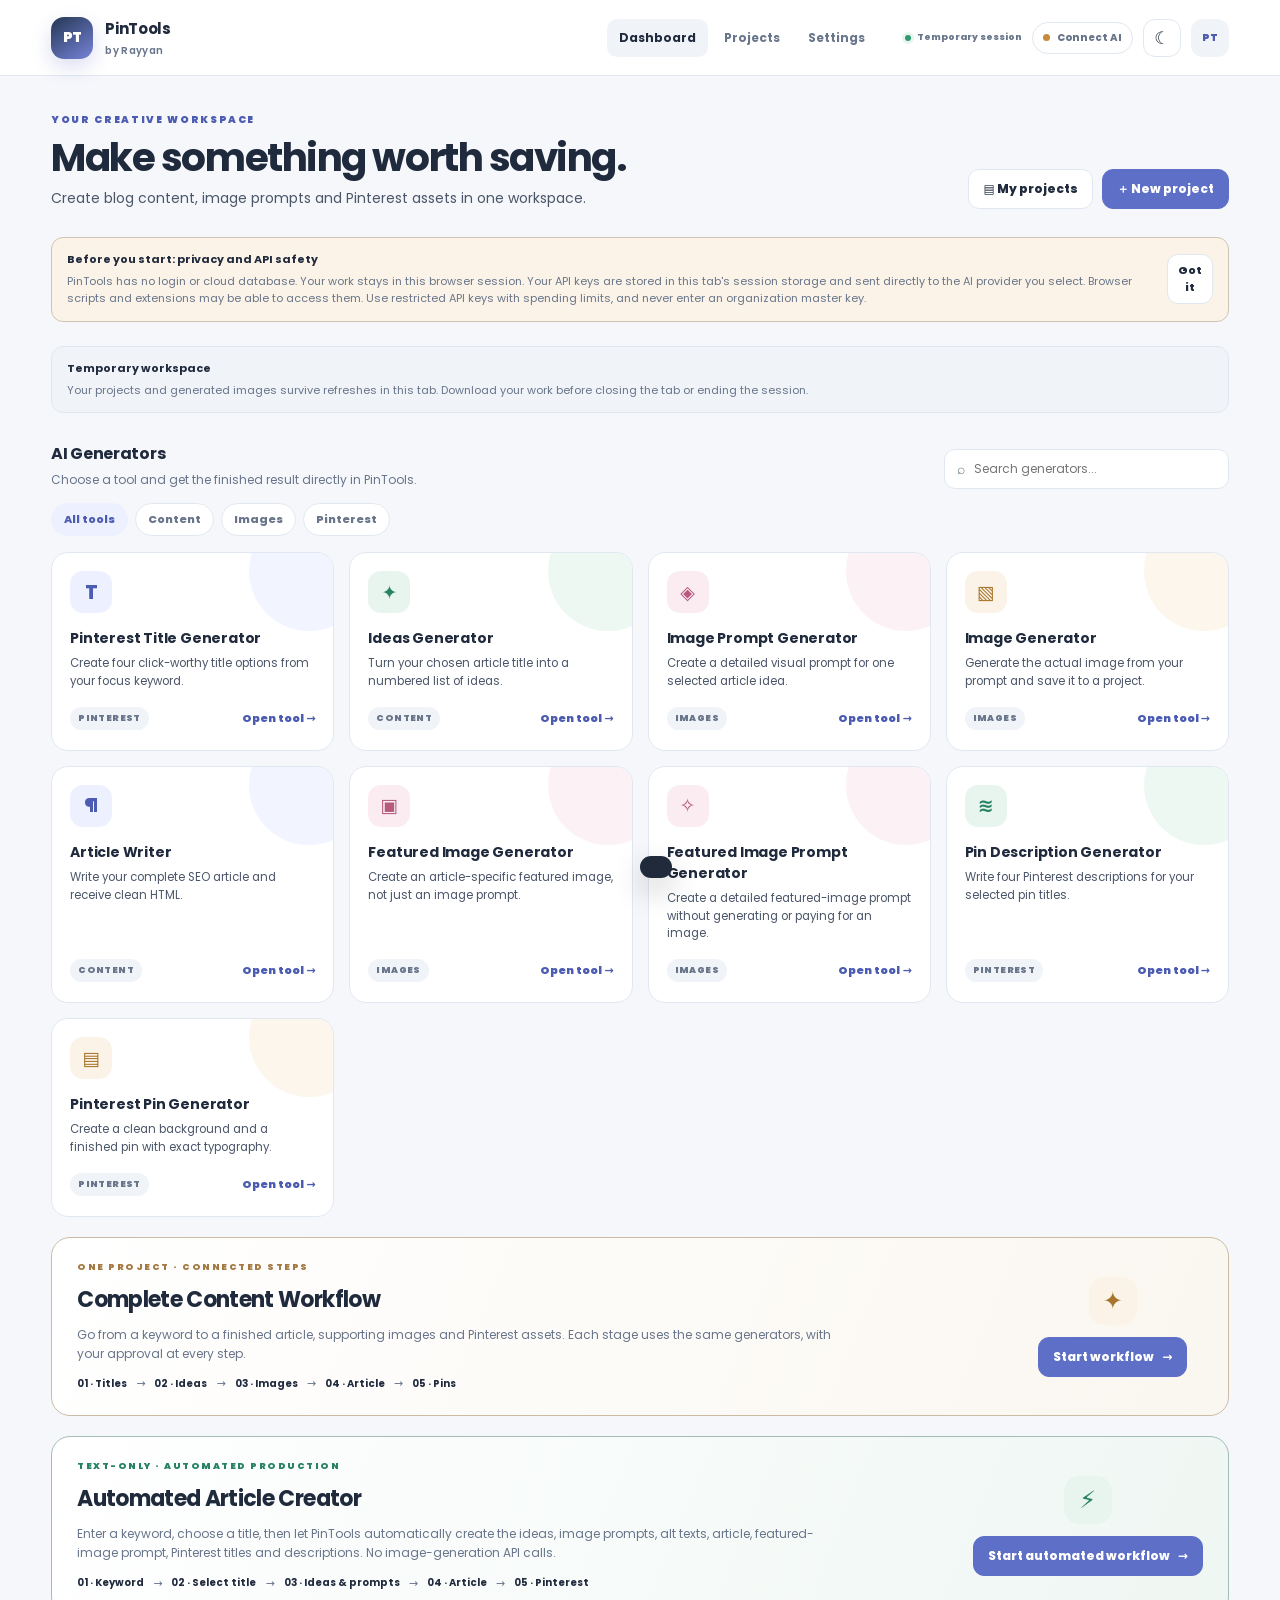
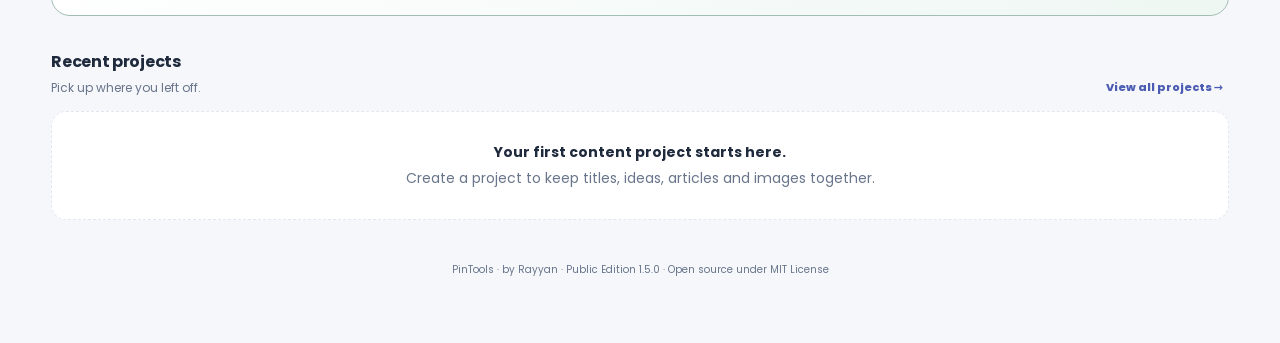
<file: index.html>
<!doctype html>
<html lang="en">
<head>
  <meta name="google-site-verification" content="AQRbWN8tQVzkIuSESg7gI1d-Gr97I1HqxDHs1BDw5EM" />
  <meta charset="utf-8">
  <meta name="viewport" content="width=device-width, initial-scale=1">
  <meta name="theme-color" content="#f7f8fb">
  <title>PinTools by Rayyan · AI Content Studio</title>
  <link rel="preconnect" href="https://fonts.googleapis.com">
  <link rel="preconnect" href="https://fonts.gstatic.com" crossorigin>
  <link href="https://fonts.googleapis.com/css2?family=Poppins:wght@400;500;600;700;800&display=swap" rel="stylesheet">
  <link rel="icon" type="image/svg+xml" href="./favicon.svg">
  <link rel="stylesheet" href="./styles.css">
  <script async src="https://www.googletagmanager.com/gtm.js?id=GTM-K8CMLZDF"></script>
<script>
  window.dataLayer = window.dataLayer || [];
  function gtag(){dataLayer.push(arguments);}
  gtag('js', new Date());
</script>
  <script async src="https://www.googletagmanager.com/gtm.js?id=GTM-K8CMLZDF"></script>
<script>
  window.dataLayer = window.dataLayer || [];
  function gtag(){dataLayer.push(arguments);}
  gtag('js', new Date());
</script>
  <script src="./app.js" defer></script>
</head>
<body>
<div class="app-shell">
  <header class="topbar">
    <a class="brand" href="#dashboard" aria-label="PinTools dashboard">
      <span class="brand-mark">PT</span>
      <span class="brand-copy"><strong>PinTools</strong><small>by Rayyan</small></span>
    </a>
    <nav class="main-nav" aria-label="Main navigation">
      <button class="nav-btn active" data-view="dashboard">Dashboard</button>
      <button class="nav-btn" data-view="projects">Projects</button>
      <button class="nav-btn" data-view="settings">Settings</button>
    </nav>
    <div class="top-actions">
      <span class="session-pill"><i></i> Temporary session</span>
      <span class="connection-pill" id="connectionPill"><i></i><span>Checking AI</span></span>
      <button class="icon-button theme-toggle" id="themeToggle" title="Switch theme" aria-label="Switch theme">☾</button>
      <button class="avatar-button" title="PinTools by Rayyan">PT</button>
    </div>
  </header>

  <main class="main-content">
    <section class="view active" id="dashboardView">
      <div class="welcome-row">
        <div>
          <div class="eyebrow">YOUR CREATIVE WORKSPACE</div>
          <h1>Make something worth saving.</h1>
          <p>Create blog content, image prompts and Pinterest assets in one workspace.</p>
        </div>
        <div class="welcome-actions">
          <button class="button button-secondary" id="projectsShortcut">▤ My projects</button>
          <button class="button button-primary" id="newProjectButton">＋ New project</button>
        </div>
      </div>

      <div class="callout callout-warm privacy-banner" id="privacyNotice">
        <div class="privacy-banner-copy"><strong>Before you start: privacy and API safety</strong><span>PinTools has no login or cloud database. Your work stays in this browser session. Your API keys are stored in this tab's session storage and sent directly to the AI provider you select. Browser scripts and extensions may be able to access them. Use restricted API keys with spending limits, and never enter an organization master key.</span></div>
        <button class="button button-secondary button-small" id="dismissPrivacyNotice" type="button">Got it</button>
      </div>

      <div class="callout session-reminder"><strong>Temporary workspace</strong><span>Your projects and generated images survive refreshes in this tab. Download your work before closing the tab or ending the session.</span></div>
      <div class="section-toolbar">
        <div><h2>AI Generators</h2><p>Choose a tool and get the finished result directly in PinTools.</p></div>
        <label class="search-box"><span>⌕</span><input id="toolSearch" type="search" placeholder="Search generators..."></label>
      </div>
      <div class="filter-row" id="filterRow">
        <button class="filter-chip active" data-filter="All">All tools</button>
        <button class="filter-chip" data-filter="Content">Content</button>
        <button class="filter-chip" data-filter="Images">Images</button>
        <button class="filter-chip" data-filter="Pinterest">Pinterest</button>
      </div>
      <div class="tool-grid" id="toolGrid"></div>

      <button class="workflow-card" id="startWorkflowButton">
        <span class="workflow-copy">
          <span class="workflow-label">ONE PROJECT · CONNECTED STEPS</span>
          <strong>Complete Content Workflow</strong>
          <span>Go from a keyword to a finished article, supporting images and Pinterest assets. Each stage uses the same generators, with your approval at every step.</span>
          <span class="workflow-mini-steps"><b>01 · Titles</b><i>→</i><b>02 · Ideas</b><i>→</i><b>03 · Images</b><i>→</i><b>04 · Article</b><i>→</i><b>05 · Pins</b></span>
        </span>
        <span class="workflow-action"><span class="workflow-symbol">✦</span><span class="button button-primary">Start workflow <b>→</b></span></span>
      </button>

      <button class="workflow-card automated-workflow-card" id="startAutomatedWorkflowButton">
        <span class="workflow-copy">
          <span class="workflow-label">TEXT-ONLY · AUTOMATED PRODUCTION</span>
          <strong>Automated Article Creator</strong>
          <span>Enter a keyword, choose a title, then let PinTools automatically create the ideas, image prompts, alt texts, article, featured-image prompt, Pinterest titles and descriptions. No image-generation API calls.</span>
          <span class="workflow-mini-steps"><b>01 · Keyword</b><i>→</i><b>02 · Select title</b><i>→</i><b>03 · Ideas & prompts</b><i>→</i><b>04 · Article</b><i>→</i><b>05 · Pinterest</b></span>
        </span>
        <span class="workflow-action"><span class="workflow-symbol">⚡</span><span class="button button-primary">Start automated workflow <b>→</b></span></span>
      </button>

      <section class="recent-section">
        <div class="section-toolbar recent-toolbar"><div><h2>Recent projects</h2><p>Pick up where you left off.</p></div><button class="text-button" id="viewAllProjects">View all projects →</button></div>
        <div class="recent-grid" id="recentProjects"></div>
      </section>
      <footer class="footer-note">PinTools · by Rayyan · Public Edition 1.5.0 · Open source under MIT License</footer>
    </section>

    <section class="view" id="projectsView">
      <div class="page-heading"><div><div class="eyebrow">YOUR WORK</div><h1>My Projects</h1><p>Your projects and generated assets are temporary and belong to this browser tab session.</p></div><button class="button button-primary" id="newProjectButton2">＋ New project</button></div>
      <div class="project-grid" id="projectGrid"></div>
    </section>

    <section class="view" id="settingsView">
      <div class="page-heading"><div><div class="eyebrow">PREFERENCES & CONNECTIONS</div><h1>Settings</h1><p>Connect your own AI providers and manage this temporary browser session.</p></div></div>
      <div class="settings-layout provider-settings-layout">
        <section class="settings-panel provider-panel">
          <div class="panel-heading"><div class="panel-icon">✍</div><div><h2>Text AI Connection</h2><p>Connect OpenAI, Claude or Gemini for text generation.</p></div><span class="status-tag" id="textConnectionStatus">Not connected</span></div>
          <div class="callout callout-warm"><strong>API key safety warning</strong><span>PinTools has no server proxy. Your key is held in this tab and sent directly to the provider. It can be exposed to scripts or browser extensions. Use a restricted key with a spending limit and revoke it after testing.</span></div>
          <div class="field-grid settings-fields">
            <label class="field field-full"><span>Text provider</span><select id="textProvider"><option value="openai">OpenAI</option><option value="anthropic">Claude (Anthropic)</option><option value="gemini">Gemini (Google)</option></select></label>
            <label class="field field-full"><span>Text API base URL</span><input id="textBaseUrl" type="url" placeholder="Provider API base URL"><small>Usually keep the provider's default URL.</small></label>
            <label class="field field-full"><span>Text API key</span><div class="secret-input"><input id="textApiKey" type="password" autocomplete="new-password" placeholder="Paste your text API key"><button type="button" data-toggle-secret="textApiKey">Show</button></div><small id="textApiKeyHint">Held in this tab session only. Browser scripts and extensions may access it.</small></label>
            <label class="field field-full"><span>Text model</span><input id="textModelInput" placeholder="Enter a model available to your account"></label>
          </div>
          <div class="panel-actions"><button class="button button-primary" id="saveTextSettings">Save text connection</button><button class="button button-secondary" id="testTextConnection">Test text connection</button><button class="button button-danger-ghost" id="removeTextKey">Remove key</button></div>
          <div class="inline-feedback" id="textApiFeedback" aria-live="polite"></div>
        </section>

        <section class="settings-panel provider-panel">
          <div class="panel-heading"><div class="panel-icon">▧</div><div><h2>Image AI Connection</h2><p>Choose a separate provider for article images and Pinterest graphics.</p></div><span class="status-tag" id="imageConnectionStatus">Not connected</span></div>
          <div class="callout callout-warm"><strong>Image cost and key warning</strong><span>Image generation can create charges on your provider account. Review pricing first. Your image API key is stored only in this tab session, but is not protected from scripts or browser extensions.</span></div>
          <div class="field-grid settings-fields">
            <label class="field field-full"><span>Image provider</span><select id="imageProvider"><option value="openai">OpenAI Images</option><option value="gemini">Gemini Image</option></select></label>
            <label class="field field-full"><span>Image API base URL</span><input id="imageBaseUrl" type="url" placeholder="Provider API base URL"><small>Usually keep the provider's default URL.</small></label>
            <label class="field field-full"><span>Image API key</span><div class="secret-input"><input id="imageApiKey" type="password" autocomplete="new-password" placeholder="Paste your image API key"><button type="button" data-toggle-secret="imageApiKey">Show</button></div><small id="imageApiKeyHint">Held in this tab session only. Browser scripts and extensions may access it.</small></label>
            <label class="field field-full"><span>Image model</span><input id="imageModelInput" placeholder="Enter an image model available to your account"></label>
          </div>
          <div class="panel-actions"><button class="button button-primary" id="saveImageSettings">Save image connection</button><button class="button button-secondary" id="testImageConnection">Test image connection</button><button class="button button-danger-ghost" id="removeImageKey">Remove key</button></div>
          <div class="inline-feedback" id="imageApiFeedback" aria-live="polite"></div>
          <div class="security-note">Image tests create a real image and may incur provider charges.</div>
        </section>

        <section class="settings-panel">
          <div class="panel-heading"><div class="panel-icon">◐</div><div><h2>Appearance</h2><p>Choose your workspace theme.</p></div></div>
          <div class="theme-choice-row"><button class="theme-choice" id="lightThemeChoice"><span>☀</span><b>Light</b></button><button class="theme-choice" id="darkThemeChoice"><span>☾</span><b>Dark</b></button></div>
        </section>
        <section class="settings-panel">
          <div class="panel-heading"><div class="panel-icon">▤</div><div><h2>Session backup</h2><p>Export your projects and generated assets before ending this temporary session. API keys are never included.</p></div></div>
          <div class="stack-actions"><button class="button button-secondary" id="exportBackupButton">↓ Export session backup</button><label class="button button-secondary" for="importBackupInput">↑ Import session backup</label><input class="visually-hidden" type="file" id="importBackupInput" accept="application/json,.json"></div>
        </section>
        <section class="settings-panel settings-panel-wide">
          <div class="panel-heading"><div class="panel-icon">⌂</div><div><h2>Temporary browser session</h2><p>Projects and images survive refreshes in this tab. A new tab session starts with an empty workspace.</p></div></div>
          <div class="panel-actions"><button class="button button-danger-ghost" id="endSessionButton">End Session &amp; Clear Everything</button><span class="muted-note">Download your work first. This clears temporary projects, images and API keys for this tab.</span></div>
        </section>
        <section class="settings-panel settings-panel-wide">
          <div class="panel-heading"><div class="panel-icon">ⓘ</div><div><h2>Help &amp; Safety</h2><p>Important information before using a public browser-based AI tool.</p></div></div>
          <div class="safety-list">
            <div><strong>Protect your API keys</strong><span>Use restricted keys with spending limits. Do not use master keys or keys with organization-wide permissions. Keys are stored in this tab session and can be read by scripts or browser extensions running in the page context.</span></div>
            <div><strong>Understand AI charges</strong><span>PinTools is free, but OpenAI, Anthropic and Google may charge for API requests. Image generation can be more expensive. Review provider pricing and usage limits.</span></div>
            <div><strong>Know where your content goes</strong><span>Prompts and generated content are sent directly to the AI provider you select. They are not sent to a PinTools server. Provider terms and data policies apply.</span></div>
            <div><strong>Download before leaving</strong><span>Your workspace is temporary. Export projects, articles and images before ending the tab session. Refreshing is supported; closing the tab ends the session.</span></div>
            <div><strong>Open-source transparency</strong><span>PinTools is open source. Prompt templates are included in the public repository and are hidden from the interface, not secret.</span></div>
          </div>
        </section>
        <div class="security-note settings-panel-wide">Privacy: PinTools is a static open-source website. It does not have user accounts, a central database or a PinTools backend. Prompts and API requests go directly from your browser to your chosen AI provider. Provider terms, privacy practices and charges apply.</div>
      </div>
    </section>
  </main>
</div>

<div class="modal-backdrop" id="toolModal" aria-hidden="true"><section class="modal modal-large" role="dialog" aria-modal="true" aria-labelledby="toolModalTitle"><header class="modal-header"><div><div class="eyebrow" id="toolModalCategory">AI GENERATOR</div><h2 id="toolModalTitle">Generator</h2><p id="toolModalSubtitle">Enter your details and generate the finished result.</p></div><button class="icon-button" id="closeToolModal" aria-label="Close">✕</button></header><div class="modal-body" id="toolModalBody"></div></section></div>
<div class="modal-backdrop" id="workflowModal" aria-hidden="true"><section class="modal modal-large" role="dialog" aria-modal="true" aria-labelledby="workflowTitle"><header class="modal-header"><div><div class="eyebrow">GUIDED CONTENT PROJECT</div><h2 id="workflowTitle">Complete Content Workflow</h2><p id="workflowSubtitle">Your project, one approved stage at a time.</p></div><button class="icon-button" id="closeWorkflowModal" aria-label="Close">✕</button></header><div class="modal-body" id="workflowBody"></div></section></div>
<div class="toast" id="toast" role="status" aria-live="polite"></div>
</body>
</html>
</file>
<file: styles.css>
:root{color-scheme:light;--bg:#f6f7fa;--surface:#fff;--surface-2:#f1f3f7;--surface-3:#e9edf3;--text:#20283a;--muted:#707b8d;--line:#e3e7ee;--accent:#5e6fc7;--accent-2:#4b5cb2;--accent-soft:#edf0ff;--green:#278266;--green-soft:#e8f5ef;--amber:#a8752c;--amber-soft:#fbf3e7;--rose:#b65a7e;--rose-soft:#fbecf2;--shadow:0 18px 48px rgba(25,38,65,.09);--radius:18px}
[data-theme="dark"]{color-scheme:dark;--bg:#111722;--surface:#182130;--surface-2:#202b3b;--surface-3:#29364a;--text:#edf1f7;--muted:#a3afc1;--line:#2d394b;--accent:#9aa8ff;--accent-2:#bac3ff;--accent-soft:#293452;--green:#80d5b5;--green-soft:#1d3c35;--amber:#efbf7f;--amber-soft:#3c3021;--rose:#f0a6c4;--rose-soft:#3a2633;--shadow:0 18px 48px rgba(0,0,0,.28)}
*{box-sizing:border-box}html,body{margin:0;min-height:100%;font-family:"Poppins",ui-sans-serif,system-ui,-apple-system,BlinkMacSystemFont,"Segoe UI",sans-serif;background:var(--bg);color:var(--text)}body{font-size:14px}button,input,textarea,select{font:inherit}button{cursor:pointer}button:disabled{opacity:.55;cursor:not-allowed;transform:none!important;box-shadow:none!important}a{color:inherit;text-decoration:none}.app-shell{min-height:100vh}.topbar{height:76px;display:flex;align-items:center;gap:28px;padding:0 clamp(18px,4vw,56px);background:var(--surface);border-bottom:1px solid var(--line);position:sticky;top:0;z-index:20}.brand{display:flex;align-items:center;gap:12px;min-width:210px}.brand-mark{height:42px;width:42px;border-radius:13px;display:grid;place-items:center;color:#fff;font-size:14px;font-weight:850;letter-spacing:-.6px;background:linear-gradient(145deg,#243653,#7784d9);box-shadow:0 8px 20px rgba(75,91,178,.2)}.brand-copy{display:flex;flex-direction:column;gap:3px}.brand-copy strong{font-size:15px;letter-spacing:-.3px}.brand-copy small{font-size:9px;letter-spacing:1.55px;font-weight:800;color:var(--muted)}.main-nav{display:flex;align-items:center;gap:4px;margin-left:auto}.nav-btn{border:0;background:transparent;color:var(--muted);font-size:12px;font-weight:700;padding:10px 12px;border-radius:10px}.nav-btn:hover,.nav-btn.active{background:var(--surface-2);color:var(--text)}.top-actions{display:flex;align-items:center;gap:10px}.connection-pill{display:flex;align-items:center;gap:7px;border:1px solid var(--line);border-radius:99px;padding:7px 10px;font-size:10px;font-weight:750;color:var(--muted);white-space:nowrap}.connection-pill i{width:7px;height:7px;border-radius:50%;background:#c58a3a}.connection-pill.connected i{background:#2d9a72;box-shadow:0 0 0 3px var(--green-soft)}.icon-button,.avatar-button{border:1px solid var(--line);background:var(--surface);color:var(--text);height:38px;min-width:38px;border-radius:12px;display:inline-grid;place-items:center}.theme-toggle{font-size:17px}.avatar-button{border:0;background:var(--surface-2);font-size:10px;font-weight:850;color:var(--accent-2)}.main-content{max-width:1450px;margin:0 auto;padding:36px clamp(18px,4vw,56px) 65px}.view{display:none}.view.active{display:block}.welcome-row,.page-heading{display:flex;justify-content:space-between;align-items:flex-end;gap:20px;margin-bottom:28px}.eyebrow{font-size:10px;font-weight:850;letter-spacing:1.65px;text-transform:uppercase;color:var(--accent-2)}h1{font-size:clamp(29px,4vw,39px);letter-spacing:-1.45px;line-height:1.1;margin:9px 0 8px}.welcome-row p,.page-heading p{color:var(--muted);font-size:14px;margin:0}.welcome-actions{display:flex;gap:9px;flex-wrap:wrap}.button{display:inline-flex;align-items:center;justify-content:center;gap:8px;border:1px solid var(--line);border-radius:11px;padding:10px 14px;background:var(--surface);color:var(--text);font-size:12px;font-weight:750;transition:transform .16s,box-shadow .16s,background .16s}.button:hover{transform:translateY(-1px);box-shadow:0 8px 20px rgba(28,43,73,.08)}.button-primary{background:var(--accent);border-color:var(--accent);color:#fff}.button-primary:hover{background:var(--accent-2)}.button-secondary{background:var(--surface);color:var(--text)}.button-danger-ghost{color:#c45463;background:transparent;border-color:color-mix(in srgb,#c45463 32%,var(--line))}.button-small{padding:7px 10px;font-size:11px}.section-toolbar{display:flex;align-items:flex-end;justify-content:space-between;gap:15px;margin:28px 0 14px}.section-toolbar h2{font-size:16px;margin:0 0 5px;letter-spacing:-.3px}.section-toolbar p{font-size:12px;color:var(--muted);margin:0}.search-box{display:flex;align-items:center;gap:9px;width:min(285px,100%);border:1px solid var(--line);background:var(--surface);border-radius:11px;padding:0 12px;color:var(--muted)}.search-box input{border:0;outline:0;background:transparent;color:var(--text);padding:10px 0;width:100%;font-size:12px}.filter-row{display:flex;gap:7px;flex-wrap:wrap;margin-bottom:16px}.filter-chip{border:1px solid var(--line);background:var(--surface);color:var(--muted);padding:7px 12px;border-radius:99px;font-size:11px;font-weight:750}.filter-chip.active{background:var(--accent-soft);color:var(--accent-2);border-color:transparent}.tool-grid{display:grid;grid-template-columns:repeat(4,minmax(0,1fr));gap:15px}.tool-card{position:relative;overflow:hidden;display:flex;flex-direction:column;min-height:192px;padding:18px;border:1px solid var(--line);border-radius:17px;background:var(--surface);transition:transform .18s,border-color .18s,box-shadow .18s}.tool-card:before{content:"";position:absolute;width:120px;height:120px;right:-36px;top:-42px;border-radius:50%;background:var(--tint);opacity:.72}.tool-card:hover{transform:translateY(-3px);border-color:color-mix(in srgb,var(--accent) 42%,var(--line));box-shadow:var(--shadow)}.tool-icon{position:relative;width:42px;height:42px;border-radius:13px;display:grid;place-items:center;background:var(--tint);color:var(--icon);font-size:19px;font-weight:800}.tool-card h3{position:relative;font-size:14px;margin:15px 0 6px;letter-spacing:-.2px}.tool-card p{position:relative;font-size:11.5px;line-height:1.55;color:var(--muted);margin:0 0 14px;max-width:290px}.tool-card-footer{position:relative;display:flex;justify-content:space-between;align-items:center;gap:8px;margin-top:auto}.tag{display:inline-flex;align-items:center;border-radius:99px;background:var(--surface-2);color:var(--muted);padding:5px 8px;font-size:9px;font-weight:850;letter-spacing:.4px;text-transform:uppercase}.open-tool{border:0;background:transparent;color:var(--accent-2);font-size:11px;font-weight:850;padding:5px 0}.workflow-card{width:100%;display:flex;align-items:center;justify-content:space-between;gap:24px;margin-top:20px;padding:23px 25px;border:1px solid color-mix(in srgb,#b68b50 48%,var(--line));border-radius:19px;text-align:left;background:linear-gradient(112deg,var(--surface),color-mix(in srgb,#d9bd8a 13%,var(--surface)));color:var(--text)}.workflow-copy{display:flex;flex-direction:column;gap:9px;max-width:760px}.workflow-label{color:#a47a43;font-size:9px;font-weight:900;letter-spacing:1.5px}.workflow-copy>strong{font-size:22px;letter-spacing:-.65px}.workflow-copy>span:nth-child(3){color:var(--muted);font-size:12px;line-height:1.6}.workflow-mini-steps{display:flex;align-items:center;gap:9px;flex-wrap:wrap;margin-top:3px}.workflow-mini-steps b{font-size:10px;color:var(--text)}.workflow-mini-steps i{font-style:normal;color:var(--muted);font-size:11px}.workflow-action{display:flex;flex-direction:column;align-items:center;gap:12px;min-width:180px}.workflow-symbol{height:48px;width:48px;display:grid;place-items:center;border-radius:15px;background:var(--amber-soft);color:var(--amber);font-size:24px}.recent-section{margin-top:33px}.recent-toolbar{margin:0 0 14px}.text-button{border:0;background:transparent;color:var(--accent-2);font-size:11px;font-weight:800}.recent-grid,.project-grid{display:grid;grid-template-columns:repeat(3,minmax(0,1fr));gap:12px}.project-card{display:flex;align-items:center;gap:12px;padding:14px;border:1px solid var(--line);border-radius:14px;background:var(--surface);min-width:0}.project-card-icon{width:38px;height:38px;border-radius:11px;background:var(--surface-2);display:grid;place-items:center;color:var(--accent-2);flex-shrink:0}.project-card-copy{min-width:0;flex:1}.project-card-copy strong{display:block;font-size:11.5px;white-space:nowrap;overflow:hidden;text-overflow:ellipsis}.project-card-copy small{display:block;color:var(--muted);font-size:10px;margin-top:4px}.empty-state{grid-column:1/-1;padding:30px 20px;border:1px dashed var(--line);border-radius:15px;background:var(--surface);color:var(--muted);text-align:center}.empty-state strong{display:block;color:var(--text);margin-bottom:5px}.footer-note{margin-top:42px;text-align:center;color:var(--muted);font-size:10px}.page-heading{align-items:center;margin-bottom:22px}.page-heading h1{font-size:29px}.project-grid .project-card{align-items:flex-start;flex-wrap:wrap}.project-grid .project-card-copy{min-width:calc(100% - 52px)}.project-card-actions{display:flex;gap:6px;flex-wrap:wrap;width:100%;padding-left:50px}.callout{display:flex;flex-direction:column;gap:5px;padding:13px 15px;border:1px solid var(--line);border-radius:12px;background:var(--surface-2);margin-bottom:16px}.callout strong{font-size:11px}.callout span{font-size:11px;color:var(--muted);line-height:1.55}.callout-warm{background:var(--amber-soft);border-color:color-mix(in srgb,var(--amber) 28%,var(--line))}.prompt-library{display:grid;grid-template-columns:1fr 1fr;gap:12px}.prompt-item{border:1px solid var(--line);border-radius:14px;background:var(--surface);overflow:hidden}.prompt-item summary{display:flex;align-items:center;justify-content:space-between;gap:10px;padding:14px 15px;cursor:pointer;font-size:12px;font-weight:800;list-style:none}.prompt-item summary::-webkit-details-marker{display:none}.prompt-item textarea{width:100%;min-height:240px;border:0;border-top:1px solid var(--line);border-bottom:1px solid var(--line);border-radius:0;background:var(--surface-2);color:var(--text);padding:14px;font:11px/1.6 "Poppins",ui-sans-serif,sans-serif;resize:vertical;outline:0}.prompt-item-actions{display:flex;gap:7px;padding:10px 12px}.settings-layout{display:grid;grid-template-columns:1fr 1fr;gap:14px}.settings-panel{padding:18px;border:1px solid var(--line);border-radius:16px;background:var(--surface);min-width:0}.settings-panel-wide{grid-column:1/-1}.panel-heading{display:flex;align-items:center;gap:11px;margin-bottom:16px}.panel-icon{width:38px;height:38px;border-radius:12px;background:var(--accent-soft);color:var(--accent-2);display:grid;place-items:center;font-size:18px;flex-shrink:0}.panel-heading>div:nth-child(2){flex:1;min-width:0}.panel-heading h2{font-size:14px;margin:0 0 4px}.panel-heading p{font-size:11px;color:var(--muted);margin:0}.status-tag{font-size:10px;font-weight:800;border-radius:99px;background:var(--amber-soft);color:var(--amber);padding:6px 9px;white-space:nowrap}.status-tag.connected{background:var(--green-soft);color:var(--green)}.field-grid{display:grid;grid-template-columns:1fr 1fr;gap:12px}.field{display:flex;flex-direction:column;gap:6px;margin-bottom:13px;min-width:0}.field>span{font-size:11px;font-weight:800}.field input,.field textarea,.field select{width:100%;border:1px solid var(--line);border-radius:10px;background:var(--surface);color:var(--text);padding:10px 11px;outline:0;font-size:12px}.field textarea{min-height:105px;line-height:1.5;resize:vertical}.field input:focus,.field textarea:focus,.field select:focus{border-color:var(--accent);box-shadow:0 0 0 3px color-mix(in srgb,var(--accent) 13%,transparent)}.field small{font-size:10px;color:var(--muted);line-height:1.45}.field-full{grid-column:1/-1}.secret-input{display:flex;gap:7px}.secret-input input{flex:1;min-width:0}.secret-input button{border:1px solid var(--line);border-radius:9px;background:var(--surface-2);color:var(--text);padding:0 12px;font-size:10px;font-weight:800}.panel-actions{display:flex;align-items:center;gap:8px;flex-wrap:wrap;margin-top:6px}.inline-feedback{font-size:11px;min-height:18px;margin-top:10px;color:var(--muted)}.inline-feedback.success{color:var(--green)}.inline-feedback.error{color:#c65b67}.security-note,.muted-note{font-size:10px;color:var(--muted);line-height:1.55;margin-top:12px}.theme-choice-row{display:flex;gap:10px}.theme-choice{flex:1;display:flex;align-items:center;gap:9px;padding:12px;border:1px solid var(--line);border-radius:12px;background:var(--surface-2);color:var(--text);font-size:12px}.theme-choice.active{border-color:var(--accent);background:var(--accent-soft);color:var(--accent-2)}.theme-choice span{font-size:18px}.stack-actions{display:flex;flex-direction:column;align-items:stretch;gap:8px}.visually-hidden{position:absolute;width:1px;height:1px;clip:rect(0,0,0,0);overflow:hidden;white-space:nowrap}.modal-backdrop{position:fixed;inset:0;background:rgba(12,18,29,.55);backdrop-filter:blur(5px);z-index:50;display:none;align-items:center;justify-content:center;padding:22px}.modal-backdrop.show{display:flex}.modal{width:min(760px,100%);max-height:min(92vh,980px);display:flex;flex-direction:column;border:1px solid var(--line);border-radius:20px;background:var(--surface);box-shadow:0 28px 90px rgba(0,0,0,.25);overflow:hidden}.modal-large{width:min(900px,100%)}.modal-header{display:flex;align-items:flex-start;justify-content:space-between;gap:15px;padding:20px 22px;border-bottom:1px solid var(--line)}.modal-header h2{font-size:20px;letter-spacing:-.5px;margin:5px 0}.modal-header p{font-size:11px;color:var(--muted);margin:0}.modal-body{padding:20px 22px;overflow:auto}.tool-form-grid{display:grid;grid-template-columns:1fr 1fr;gap:0 13px}.tool-form-grid .field-full{grid-column:1/-1}.modal-actions{display:flex;align-items:center;justify-content:space-between;gap:10px;flex-wrap:wrap;padding:14px 0 0;margin-top:14px;border-top:1px solid var(--line)}.modal-actions-left,.modal-actions-right{display:flex;align-items:center;gap:8px;flex-wrap:wrap}.result-panel{border:1px solid var(--line);border-radius:14px;background:var(--surface);margin-top:18px;overflow:hidden}.result-heading{display:flex;align-items:center;justify-content:space-between;gap:10px;padding:12px 14px;border-bottom:1px solid var(--line)}.result-heading strong{font-size:12px}.result-body{padding:15px}.result-text{white-space:pre-wrap;overflow-wrap:anywhere;font:12px/1.7 "Poppins",ui-sans-serif,sans-serif;color:var(--text);margin:0}.article-preview{width:100%;height:460px;border:1px solid var(--line);border-radius:10px;background:#fff}.result-image{display:block;width:min(100%,560px);max-height:720px;object-fit:contain;margin:0 auto;border-radius:10px;background:var(--surface-2)}.image-result-grid{display:grid;grid-template-columns:1fr 1fr;gap:12px}.image-result-card{border:1px solid var(--line);border-radius:12px;padding:10px;min-width:0}.image-result-card img{display:block;width:100%;border-radius:8px;background:var(--surface-2)}.image-result-card strong{display:block;font-size:11px;margin:8px 0}.image-result-card .button{margin-top:8px}.title-choice-list{display:grid;gap:8px;margin-top:13px}.title-choice{display:flex;align-items:flex-start;gap:10px;padding:11px;border:1px solid var(--line);border-radius:10px;background:var(--surface-2);font-size:12px;line-height:1.5}.title-choice input{margin-top:2px;accent-color:var(--accent)}.prompt-preview{margin-top:14px;border:1px solid var(--line);border-radius:12px;overflow:hidden}.prompt-preview summary{cursor:pointer;padding:10px 12px;background:var(--surface-2);font-size:11px;font-weight:800}.prompt-preview pre{padding:12px;margin:0;max-height:250px;overflow:auto;white-space:pre-wrap;font:10px/1.55 "Poppins",ui-sans-serif,sans-serif}.spinner{display:inline-block;width:14px;height:14px;border:2px solid currentColor;border-right-color:transparent;border-radius:50%;animation:spin .7s linear infinite}@keyframes spin{to{transform:rotate(360deg)}}.notice{padding:11px 13px;border-radius:11px;background:var(--accent-soft);color:var(--accent-2);font-size:11px;line-height:1.55;margin-bottom:14px}.error-box{padding:12px;border-radius:11px;background:var(--rose-soft);color:var(--rose);font-size:11px;line-height:1.5;margin-top:14px}.success-box{padding:11px;border-radius:11px;background:var(--green-soft);color:var(--green);font-size:11px;line-height:1.5;margin-top:12px}.idea-list{display:grid;gap:8px}.idea-row{display:flex;align-items:flex-start;gap:10px;padding:10px;border:1px solid var(--line);border-radius:10px}.idea-row>span{display:grid;place-items:center;min-width:24px;height:24px;border-radius:8px;background:var(--accent-soft);color:var(--accent-2);font-size:10px;font-weight:850}.idea-row p{font-size:12px;line-height:1.55;margin:3px 0 0;flex:1}.workflow-progress{height:7px;border-radius:99px;background:var(--surface-2);overflow:hidden;margin:12px 0 17px}.workflow-progress span{display:block;height:100%;background:var(--green);border-radius:99px}.workflow-stage{display:flex;align-items:center;gap:12px;padding:13px;border:1px solid var(--line);border-radius:13px;background:var(--surface);margin-bottom:9px}.workflow-stage-icon{width:34px;height:34px;display:grid;place-items:center;border-radius:10px;background:var(--surface-2);color:var(--accent-2);font-weight:850;flex-shrink:0}.workflow-stage.done .workflow-stage-icon{background:var(--green-soft);color:var(--green)}.workflow-stage-copy{flex:1;min-width:0}.workflow-stage-copy strong{display:block;font-size:12px}.workflow-stage-copy small{display:block;color:var(--muted);font-size:10px;margin-top:4px;line-height:1.4}.workflow-stage .button{flex-shrink:0}.workflow-summary{display:flex;gap:8px;flex-wrap:wrap;margin-bottom:12px}.workflow-summary .tag{font-size:9px}.image-upload{border:1px dashed var(--line);border-radius:12px;padding:14px;background:var(--surface-2)}.toast{position:fixed;bottom:22px;left:50%;transform:translate(-50%,18px);opacity:0;pointer-events:none;z-index:100;padding:11px 16px;border-radius:99px;background:#202a3a;color:white;font-size:11px;font-weight:750;box-shadow:0 12px 30px rgba(0,0,0,.22);transition:.2s}.toast.show{opacity:1;transform:translate(-50%,0)}
@media(max-width:1100px){.tool-grid{grid-template-columns:repeat(3,minmax(0,1fr))}.brand{min-width:auto}.main-nav{gap:0}.nav-btn{padding:9px 8px}.connection-pill span{display:none}}
@media(max-width:780px){.topbar{height:auto;min-height:68px;padding:12px 17px;gap:12px;flex-wrap:wrap}.brand{flex:1}.main-nav{order:3;width:100%;overflow:auto;margin:0;justify-content:flex-start}.nav-btn{white-space:nowrap}.top-actions{margin-left:auto}.main-content{padding:26px 17px 50px}.welcome-row,.page-heading{align-items:flex-start;flex-direction:column}.welcome-actions{width:100%}.welcome-actions .button{flex:1}.tool-grid{grid-template-columns:repeat(2,minmax(0,1fr));gap:10px}.tool-card{min-height:184px;padding:14px}.workflow-card{align-items:flex-start;flex-direction:column;padding:18px}.workflow-action{width:100%;flex-direction:row;justify-content:space-between}.recent-grid,.project-grid{grid-template-columns:1fr 1fr}.settings-layout{grid-template-columns:1fr}.settings-panel-wide{grid-column:auto}.prompt-library{grid-template-columns:1fr}.section-toolbar{align-items:flex-start;flex-direction:column}.search-box{width:100%}.modal-backdrop{padding:8px}.modal{max-height:96vh;border-radius:16px}.modal-header,.modal-body{padding:16px}.tool-form-grid{grid-template-columns:1fr}.tool-form-grid .field-full{grid-column:auto}}
@media(max-width:480px){.tool-grid{grid-template-columns:1fr 1fr}.tool-card h3{font-size:12px}.tool-card p{font-size:10.5px}.connection-pill{padding:7px}.connection-pill span{display:none}.recent-grid,.project-grid{grid-template-columns:1fr}.workflow-mini-steps{gap:6px}.workflow-mini-steps b{font-size:9px}.image-result-grid{grid-template-columns:1fr}.modal-actions{align-items:stretch;flex-direction:column}.modal-actions-left,.modal-actions-right{width:100%}.modal-actions .button{flex:1}}

/* Version 1.1 article metadata result styling */
.meta-description-preview{padding:12px 14px;margin:0 0 12px;border:1px solid var(--line);border-radius:11px;background:var(--surface-2)}
.meta-description-preview strong{display:block;font-size:10px;letter-spacing:.04em;text-transform:uppercase;color:var(--muted);margin-bottom:5px}
.meta-description-preview p{margin:0;color:var(--text);font-size:12px;line-height:1.55}

/* Version 1.2: consistent Poppins typography and stacked workflow dialogs. */
#workflowModal{z-index:50}
#toolModal{z-index:60}
.provider-panel{align-self:start}
.provider-settings-layout{align-items:start}
.workflow-stepper{display:grid;grid-template-columns:repeat(8,minmax(0,1fr));gap:6px;margin:15px 0 18px}
.workflow-stepper button{border:1px solid var(--line);border-radius:10px;background:var(--surface-2);color:var(--muted);padding:9px 4px;font:600 10px/1.3 "Poppins",sans-serif;min-width:0}
.workflow-stepper button.active{background:var(--accent-soft);border-color:var(--accent);color:var(--accent-2)}
.workflow-stepper button.done{background:var(--green-soft);border-color:color-mix(in srgb,var(--green) 32%,var(--line));color:var(--green)}
.workflow-current-card{border:1px solid var(--line);border-radius:16px;padding:18px;background:var(--surface);margin:14px 0}
.workflow-current-card h3{margin:5px 0 7px;font-size:17px}
.workflow-current-card p{margin:0;color:var(--muted);font-size:11px;line-height:1.6}
.workflow-idea-row{display:flex;align-items:center;gap:10px;padding:11px;border:1px solid var(--line);border-radius:11px;margin:8px 0;background:var(--surface)}
.workflow-idea-row .idea-copy{flex:1;min-width:0;font-size:11px;line-height:1.5}
.workflow-idea-row .idea-status{font-size:9px;color:var(--muted);white-space:nowrap}
.workflow-footer-actions{display:flex;align-items:center;justify-content:space-between;gap:10px;flex-wrap:wrap;margin-top:16px;padding-top:14px;border-top:1px solid var(--line)}
.workflow-complete{padding:24px;border:1px solid color-mix(in srgb,var(--green) 35%,var(--line));border-radius:16px;background:var(--green-soft);text-align:center}
.workflow-complete h3{margin:8px 0;font-size:20px}
.workflow-complete p{font-size:12px;line-height:1.6;color:var(--muted)}
@media(max-width:780px){.workflow-stepper{grid-template-columns:repeat(4,minmax(0,1fr))}.workflow-idea-row{align-items:flex-start;flex-wrap:wrap}.workflow-idea-row .button{width:100%}}

/* Version 1.4: automated text-only article production, improved alt-text parsing and four-pin batch generation. */
:root{--text:#151c2b;--muted:#4b5669;--bg:#f5f6f8}
[data-theme="dark"]{--bg:#090d14;--surface:#111722;--surface-2:#171f2c;--surface-3:#202b3b;--text:#f1f4f8;--muted:#b1bac8;--line:#273244;--shadow:0 18px 48px rgba(0,0,0,.42)}
.result-actions{display:flex;align-items:center;gap:8px;flex-wrap:wrap;margin-top:14px}
.result-actions .button{min-height:34px}
.result-body>.result-actions{padding-top:12px;border-top:1px solid var(--line)}
.notice-cost{background:var(--amber-soft);border:1px solid color-mix(in srgb,var(--amber) 35%,var(--line));color:var(--text)}
.notice-cost strong{color:var(--amber)}
.saved-image-grid{display:grid;grid-template-columns:repeat(3,minmax(0,1fr));gap:12px;margin-top:12px}
.saved-image-card{min-width:0;overflow:hidden;border:1px solid var(--line);border-radius:14px;background:var(--surface)}
.saved-image-preview{aspect-ratio:4/3;background:var(--surface-2);display:grid;place-items:center;overflow:hidden;color:var(--muted);font-size:11px}
.saved-image-preview img{width:100%;height:100%;object-fit:cover;display:block}
.saved-image-info{display:flex;flex-direction:column;align-items:flex-start;gap:6px;padding:11px}
.saved-image-info strong{font-size:11px;line-height:1.4}
.saved-image-info small{font-size:10px;color:var(--muted);line-height:1.4;min-height:26px}
.saved-image-info .button{margin-top:4px;width:100%}
.export-center{margin:18px 0;padding:18px;border:1px solid var(--line);border-radius:16px;background:var(--surface)}
.export-center-heading{display:flex;align-items:flex-start;justify-content:space-between;gap:12px;margin-bottom:14px}
.export-center-heading h3{margin:5px 0;font-size:17px}
.export-center-heading p{margin:0;color:var(--muted);font-size:11px;line-height:1.5}
.export-file-grid{display:grid;grid-template-columns:repeat(2,minmax(0,1fr));gap:9px}
.export-file-row{display:flex;align-items:center;gap:10px;padding:10px;border:1px solid var(--line);border-radius:11px;background:var(--surface-2);min-width:0}
.export-file-icon{display:grid;place-items:center;flex:0 0 34px;height:34px;border-radius:9px;background:var(--accent-soft);color:var(--accent-2);font-size:9px;font-weight:900}
.export-file-copy{flex:1;min-width:0}
.export-file-copy strong{display:block;font-size:10px;overflow-wrap:anywhere}
.export-file-copy small{display:block;color:var(--muted);font-size:9px;margin-top:3px}
.export-extra-actions{display:flex;gap:8px;flex-wrap:wrap;margin-top:13px;padding-top:13px;border-top:1px solid var(--line)}
[data-theme="light"] .muted-note,[data-theme="light"] .field small,[data-theme="light"] .workflow-current-card p{color:#465267}
[data-theme="light"] .welcome-row p,[data-theme="light"] .page-heading p,[data-theme="light"] .tool-card p{color:#4b5669}
@media(max-width:780px){.saved-image-grid{grid-template-columns:repeat(2,minmax(0,1fr))}.export-file-grid{grid-template-columns:1fr}}
@media(max-width:480px){.saved-image-grid{grid-template-columns:1fr}.export-center-heading{flex-direction:column}.export-file-row{align-items:flex-start;flex-wrap:wrap}.export-file-row .button{width:100%}}


/* Version 1.4.1: automated text workflow and batch Pinterest outputs */
.automated-workflow-card{
  border-color:color-mix(in srgb,#6f9a82 55%,var(--line));
  background:linear-gradient(112deg,var(--surface),color-mix(in srgb,#75b99a 12%,var(--surface)));
}
.automated-workflow-card .workflow-label{color:var(--green)}
.automated-workflow-card .workflow-symbol{background:var(--green-soft);color:var(--green)}
.automated-start-panel,.automated-progress-panel{
  border:1px solid var(--line);border-radius:17px;background:var(--surface);padding:clamp(17px,3vw,26px);margin:16px 0;
}
.automated-start-panel h3,.automated-progress-heading h3{margin:8px 0;font-size:20px;letter-spacing:-.4px}
.automated-start-panel>p,.automated-progress-heading p{color:var(--muted);font-size:12px;line-height:1.7;margin:0 0 18px}
.automated-start-actions{display:flex;gap:10px;flex-wrap:wrap;margin-top:16px}
.automated-progress-heading{display:flex;justify-content:space-between;align-items:flex-start;gap:16px;margin-bottom:16px}
.automated-stage-list{display:grid;gap:8px;margin:16px 0}
.automated-stage-row{display:flex;align-items:center;gap:12px;padding:12px;border:1px solid var(--line);border-radius:12px;background:var(--surface-2)}
.automated-stage-number{height:30px;width:30px;border-radius:10px;display:grid;place-items:center;background:var(--surface-3);color:var(--muted);font-size:11px;font-weight:800;flex-shrink:0}
.automated-stage-copy{min-width:0;flex:1;display:grid;gap:3px}
.automated-stage-copy strong{font-size:11px}
.automated-stage-copy small{font-size:10px;color:var(--muted)}
.automated-stage-status{font-size:10px;color:var(--muted);white-space:nowrap}
.automated-stage-row.completed{border-color:color-mix(in srgb,var(--green) 35%,var(--line))}
.automated-stage-row.completed .automated-stage-number{background:var(--green-soft);color:var(--green)}
.automated-stage-row.running{border-color:color-mix(in srgb,var(--accent) 45%,var(--line))}
.automated-stage-row.running .automated-stage-number{background:var(--accent-soft);color:var(--accent-2)}
.alt-text-preview{padding:12px 14px;border-radius:11px;background:var(--surface-2);margin:12px 0}
.alt-text-preview strong{font-size:11px}
.alt-text-preview p{font-size:12px;color:var(--muted);line-height:1.6;margin:6px 0 0}
.batch-pin-grid{grid-template-columns:repeat(2,minmax(0,1fr))}
.batch-pin-grid .image-result-card{min-width:0}
.batch-pin-grid .image-result-card img{width:100%;aspect-ratio:2/3;object-fit:cover;border-radius:10px}
.batch-pin-grid .image-result-card small{display:block;color:var(--muted);font-size:10px;line-height:1.5}
@media(max-width:620px){
  .automated-progress-heading{flex-direction:column}
  .automated-stage-status{display:none}
  .batch-pin-grid{grid-template-columns:1fr}
  .automated-start-actions .button{width:100%}
}


/* PinTools Public Edition 1.5.0 refinements */
:root {
  --bg:#f5f7fb;
  --surface:#ffffff;
  --surface-2:#f0f3f8;
  --surface-3:#e7ecf4;
  --text:#202a3d;
  --muted:#68758a;
  --line:#e1e7f0;
}
[data-theme="dark"] {
  color-scheme:dark;
  --bg:#090d14;
  --surface:#111925;
  --surface-2:#182333;
  --surface-3:#223047;
  --text:#edf2fa;
  --muted:#a4b0c2;
  --line:#28364a;
  --accent:#9caaff;
  --accent-2:#c0c9ff;
  --accent-soft:#202d4b;
  --shadow:0 18px 48px rgba(0,0,0,.38);
}
.brand-copy small {
  font-size:10px;
  letter-spacing:.35px;
  text-transform:none;
  font-weight:600;
}
.privacy-banner {
  display:flex;
  flex-direction:row;
  align-items:center;
  justify-content:space-between;
  gap:18px;
  margin:0 0 24px;
  animation:ptFadeUp .42s ease both;
}
.privacy-banner-copy {display:flex;flex-direction:column;gap:5px;min-width:0}
.privacy-banner-copy strong {font-size:11px}
.privacy-banner-copy span {font-size:11px;line-height:1.6;color:var(--muted)}
.privacy-banner[hidden] {display:none}
.callout-warm {
  background:var(--amber-soft);
  border-color:color-mix(in srgb,var(--amber) 32%,var(--line));
}
.connection-pill {transition:background .2s,border-color .2s,color .2s}
.connection-pill.connected {background:var(--green-soft);border-color:color-mix(in srgb,var(--green) 24%,var(--line))}
.view.active {animation:ptFadeUp .28s ease both}
.tool-card {animation:ptFadeUp .38s ease both}
.tool-card:nth-child(2n) {animation-delay:.035s}
.tool-card:nth-child(3n) {animation-delay:.07s}
.tool-card:nth-child(4n) {animation-delay:.105s}
.workflow-card {transition:transform .2s ease,box-shadow .2s ease,border-color .2s ease}
.workflow-card:hover {transform:translateY(-2px);box-shadow:var(--shadow)}
.workflow-symbol {animation:ptFloat 3.6s ease-in-out infinite}
.workflow-progress {overflow:hidden}
.workflow-progress span {
  transition:width .45s cubic-bezier(.2,.75,.25,1);
  background-image:linear-gradient(100deg,var(--accent),color-mix(in srgb,var(--accent) 62%,#ffffff),var(--accent));
  background-size:200% 100%;
  animation:ptShimmer 2.8s linear infinite;
}
.workflow-stepper button.active {animation:ptSoftPulse 2.2s ease-in-out infinite}
.workflow-current-card,.workflow-complete {animation:ptFadeUp .32s ease both}
.success-box {animation:ptSuccess .35s ease both}
.spinner {width:15px;height:15px;border-width:2px}
.button,.icon-button,.nav-btn,.filter-chip {transition:transform .16s ease,background .16s ease,border-color .16s ease,box-shadow .16s ease}
.button:active,.icon-button:active {transform:scale(.98)}
.toast {animation:ptToastIn .24s ease both}
.modal-backdrop.show .modal {animation:ptModalIn .22s ease both}
.saved-image-card img,.result-image img {transition:transform .3s ease}
.saved-image-card:hover img,.result-image:hover img {transform:scale(1.018)}
.status-tag.connected {animation:ptSuccess .3s ease both}
@keyframes ptFadeUp {from{opacity:0;transform:translateY(8px)}to{opacity:1;transform:translateY(0)}}
@keyframes ptToastIn {from{opacity:0;transform:translateY(9px)}to{opacity:1;transform:translateY(0)}}
@keyframes ptModalIn {from{opacity:.65;transform:translateY(8px) scale(.99)}to{opacity:1;transform:translateY(0) scale(1)}}
@keyframes ptFloat {0%,100%{transform:translateY(0)}50%{transform:translateY(-3px)}}
@keyframes ptSoftPulse {0%,100%{box-shadow:0 0 0 0 color-mix(in srgb,var(--accent) 0%,transparent)}50%{box-shadow:0 0 0 4px color-mix(in srgb,var(--accent) 13%,transparent)}}
@keyframes ptShimmer {from{background-position:100% 0}to{background-position:-100% 0}}
@keyframes ptSuccess {0%{transform:scale(.985);opacity:.75}100%{transform:scale(1);opacity:1}}
@media (max-width:980px) {
  .topbar {gap:12px}
  .brand {min-width:150px}
  .main-nav {margin-left:auto}
  .tool-grid {grid-template-columns:repeat(2,minmax(0,1fr))}
}
@media (max-width:680px) {
  .topbar {height:auto;min-height:70px;flex-wrap:wrap;padding:12px 16px;gap:10px}
  .brand {min-width:0;flex:1}
  .main-nav {order:3;width:100%;margin:0;justify-content:center}
  .top-actions {margin-left:auto}
  .connection-pill {font-size:9px;padding:6px 8px}
  .main-content {padding-top:24px}
  .welcome-row,.page-heading {align-items:flex-start;flex-direction:column}
  .section-toolbar {align-items:stretch;flex-direction:column}
  .search-box {width:100%}
  .tool-grid,.recent-grid,.project-grid,.settings-layout,.prompt-library {grid-template-columns:1fr}
  .workflow-card {align-items:flex-start;flex-direction:column}
  .workflow-action {align-items:flex-start}
  .privacy-banner {align-items:flex-start;flex-direction:column}
  .settings-panel-wide {grid-column:auto}
}
@media (prefers-reduced-motion:reduce) {
  *,*::before,*::after {scroll-behavior:auto!important;animation-duration:.01ms!important;animation-iteration-count:1!important;transition-duration:.01ms!important}
}

.session-reminder {margin:0 0 20px}
.safety-list {display:grid;grid-template-columns:1fr 1fr;gap:12px}
.safety-list>div {display:flex;flex-direction:column;gap:4px;padding:12px;border:1px solid var(--line);border-radius:11px;background:var(--surface-2)}
.safety-list strong {font-size:11px;color:var(--text)}
.safety-list span {font-size:10.5px;line-height:1.55;color:var(--muted)}
@media (max-width:680px) {.safety-list{grid-template-columns:1fr}}

.session-pill {display:inline-flex;align-items:center;gap:6px;color:var(--muted);font-size:9px;font-weight:750;white-space:nowrap}
.session-pill i {width:6px;height:6px;border-radius:50%;background:#2d9a72;box-shadow:0 0 0 3px var(--green-soft)}
@media (max-width:680px) {.session-pill{display:none}}
</file>
